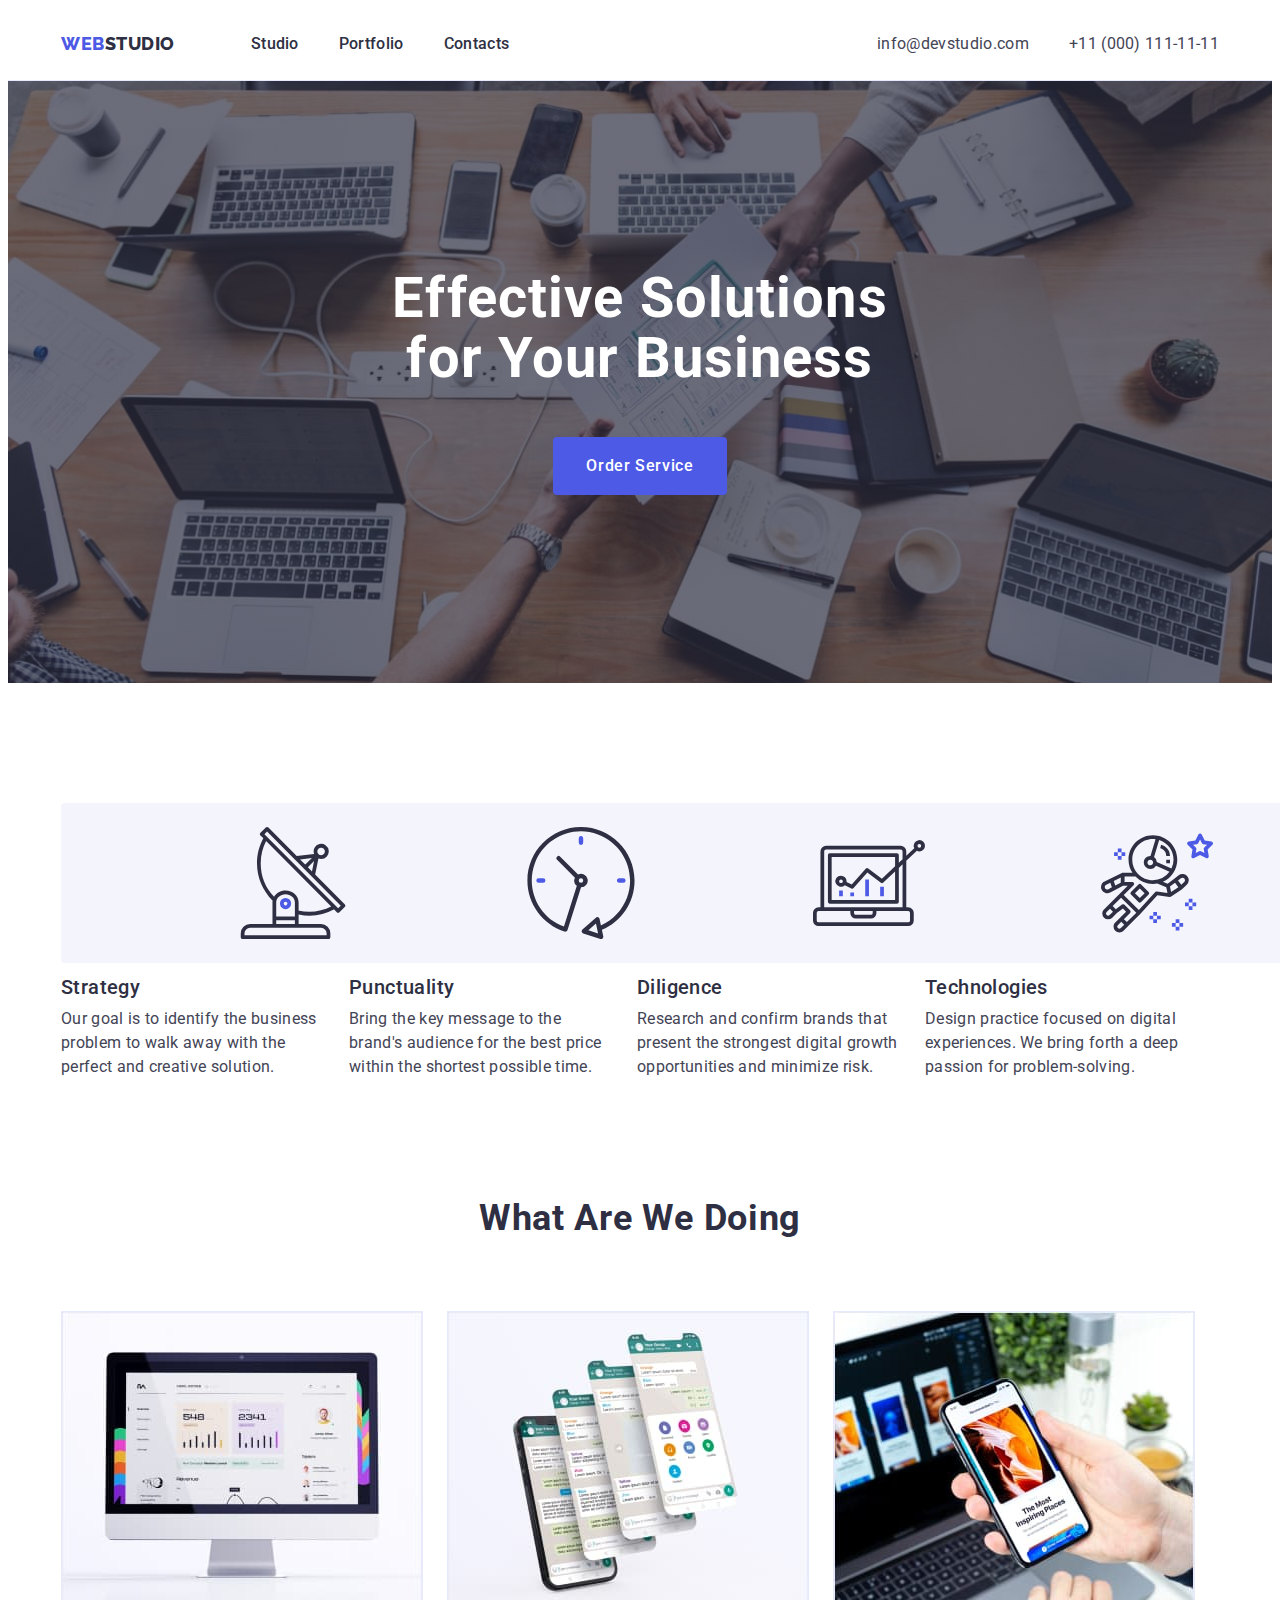
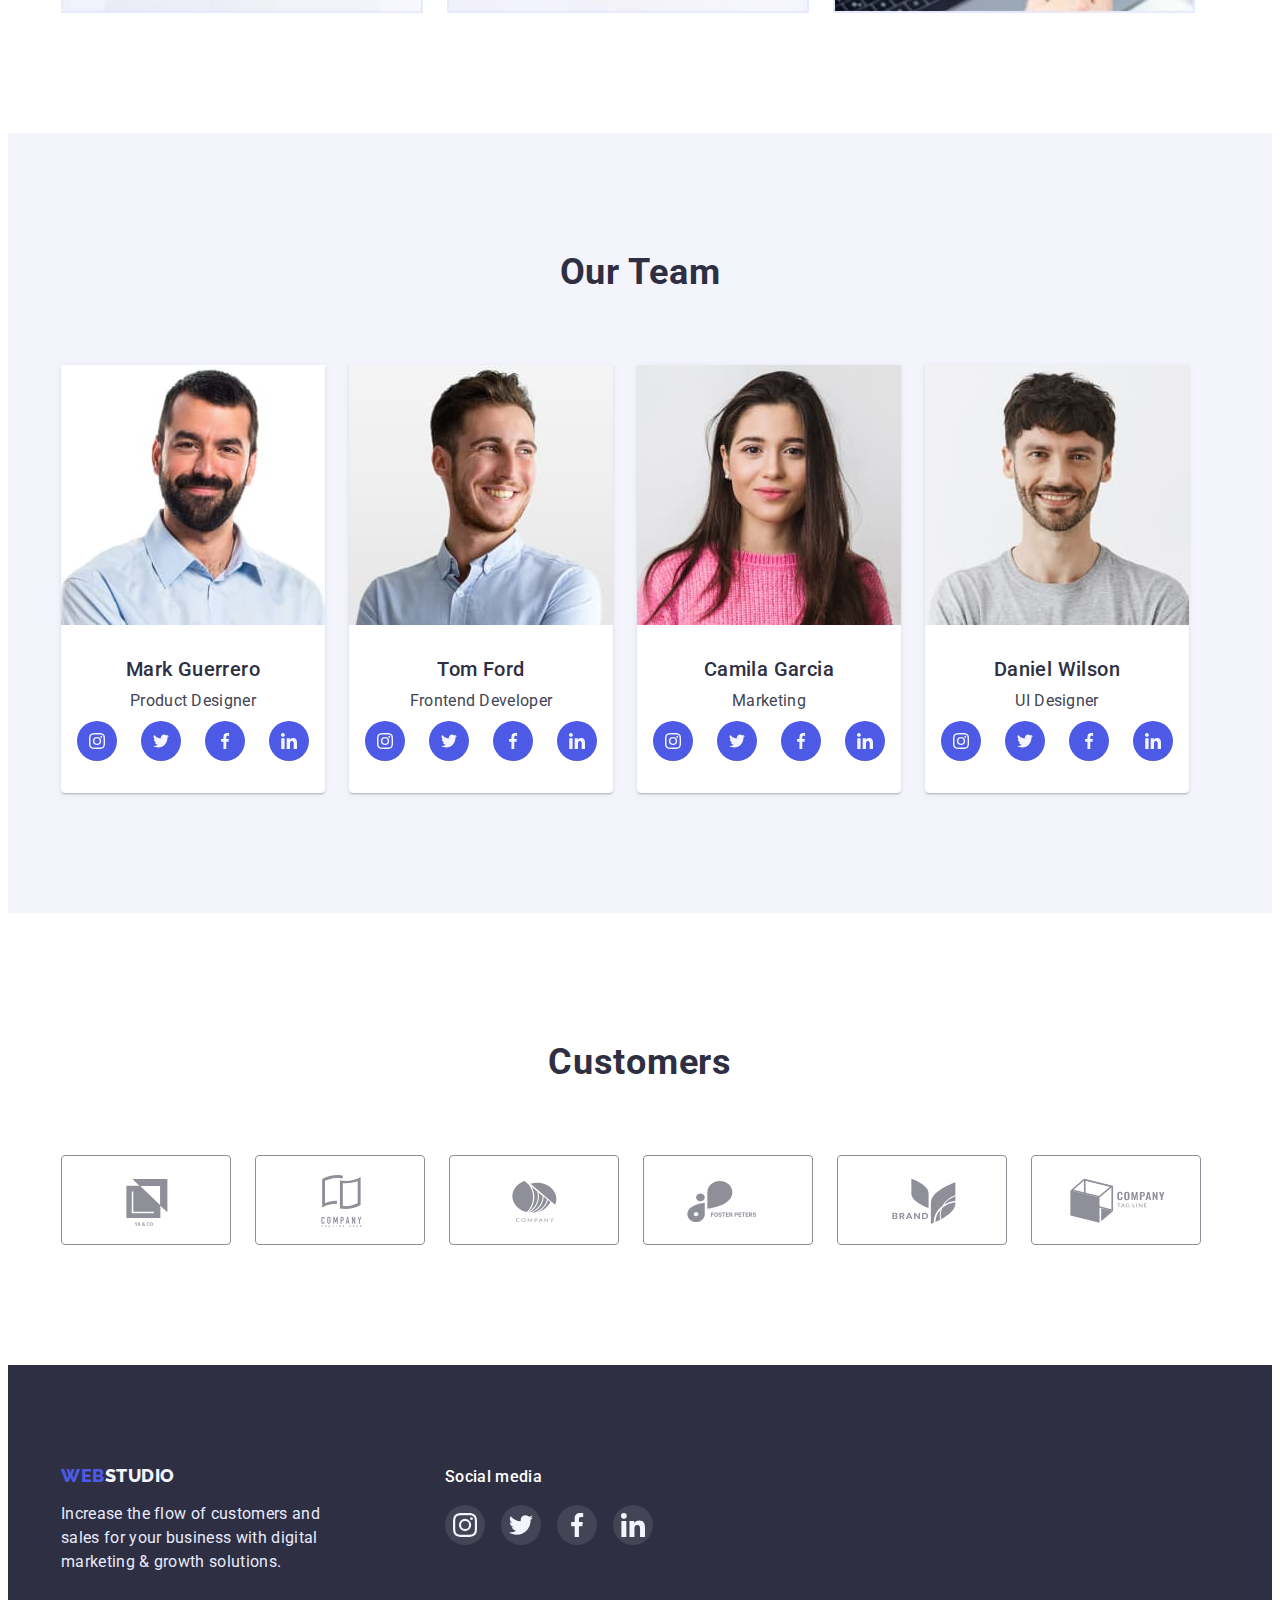
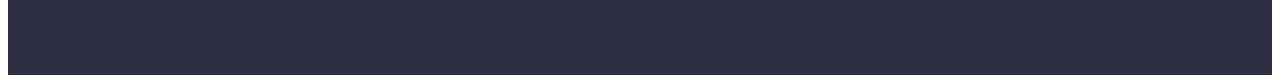
<file: index.html>
<!DOCTYPE html>
<html lang="en">
  <head>
    <meta charset="UTF-8" />
    <meta http-equiv="X-UA-Compatible" content="IE=edge" />
    <meta name="viewport" content="width=device-width, initial-scale=1.0" />
    <title>Studio</title>
    <link rel="preconnect" href="https://fonts.googleapis.com" />
    <link rel="preconnect" href="https://fonts.gstatic.com" crossorigin />
    <link
      href="https://fonts.googleapis.com/css2?family=Raleway:wght@800&family=Roboto:wght@400;500;700;900&display=swap"
      rel="stylesheet"
    />
    <link
      rel="stylesheet"
      href="https://cdnjs.cloudflare.com/ajax/libs/modern-normalize/1.1.0/modern-normalize.min.css"
      integrity="sha512-wpPYUAdjBVSE4KJnH1VR1HeZfpl1ub8YT/NKx4PuQ5NmX2tKuGu6U/JRp5y+Y8XG2tV+wKQpNHVUX03MfMFn9Q=="
      crossorigin="anonymous"
      referrerpolicy="no-referrer"
    />
    <link rel="stylesheet" href="./css/styles.css" />
  </head>
  <body>
    <!-- Шапка сторінки -->
    <header class="header">
      <div class="header-container container">
        <nav class="nav">
          <a href="./index.html" class="logo link"
            >Web<span class="studio">Studio</span></a
          >

          <ul class="nav-list list">
            <li class="item"><a href="./index.html" class="link">Studio</a></li>
            <li class="item">
              <a href="./portfolio.html" class="link">Portfolio</a>
            </li>
            <li class="item"><a href="" class="link">Contacts</a></li>
          </ul>
        </nav>

        <address class="contacts">
          <ul class="contacts-list list">
            <li class="item">
              <a href="mailto:info@devstudio.com" class="link"
                >info@devstudio.com</a
              >
            </li>
            <li class="item">
              <a href="tel:+110001111111" class="link">+11 (000) 111-11-11</a>
            </li>
          </ul>
        </address>
      </div>
    </header>
    <main>
      <!-- Герой -->
      <section class="hero">
        <div class="container">
          <h1 class="hero-title">Effective Solutions for Your Business</h1>
          <button type="button" class="hero-btn">Order Service</button>
        </div>
      </section>

      <!-- Функції -->
      <section class="section-features section">
        <div class="container">
          <h2 class="visually-hidden">Features</h2>
          <ul class="features-list list">
            <li class="item">
              <svg class="features-icon">
                <use href="./images/icons.svg#antenna"></use>
              </svg>
              <h3 class="list-title">Strategy</h3>
              <p class="list-text">
                Our goal is to identify the business problem to walk away with
                the perfect and creative solution.
              </p>
            </li>
            <li class="item">
              <svg class="features-icon">
                <use href="./images/icons.svg#clock"></use>
              </svg>
              <h3 class="list-title">Punctuality</h3>
              <p class="list-text">
                Bring the key message to the brand's audience for the best price
                within the shortest possible time.
              </p>
            </li>
            <li class="item">
              <svg class="features-icon">
                <use href="./images/icons.svg#diagram"></use>
              </svg>
              <h3 class="list-title">Diligence</h3>
              <p class="list-text">
                Research and confirm brands that present the strongest digital
                growth opportunities and minimize risk.
              </p>
            </li>
            <li class="item">
              <svg class="features-icon">
                <use href="./images/icons.svg#astronaut"></use>
              </svg>
              <h3 class="list-title">Technologies</h3>
              <p class="list-text">
                Design practice focused on digital experiences. We bring forth a
                deep passion for problem-solving.
              </p>
            </li>
          </ul>
        </div>
      </section>

      <!-- Що ми робимо -->
      <section class="our-specialty section">
        <div class="container">
          <h2 class="section-title">What are we doing</h2>
          <ul class="our-specialty-list list">
            <li class="item">
              <img src="./images/img-pc.jpg" alt="pc" width="360" class="img" />
            </li>
            <li class="item">
              <img
                src="./images/img-phone.jpg"
                alt="phone"
                width="360"
                class="img"
              />
            </li>
            <li class="item">
              <img
                src="./images/img-notebook.jpg"
                alt="notebook"
                width="360"
                class="img"
              />
            </li>
          </ul>
        </div>
      </section>

      <!-- Наша команда -->
      <section class="team section">
        <div class="container">
          <h2 class="section-title">Our Team</h2>
          <ul class="team-list list">
            <li class="team-list-item">
              <img
                src="./images/mark.jpg"
                alt="Employee"
                width="264"
                class="img"
              />
              <div class="card-container">
                <h3 class="list-title">Mark Guerrero</h3>
                <p class="list-text">Product Designer</p>
                <ul class="list team-media-list">
                  <li>
                    <a href="" class="link team-link">
                      <svg class="team-link-icon">
                        <use href="./images/icons.svg#instagram"></use>
                      </svg>
                    </a>
                  </li>
                  <li>
                    <a href="" class="link team-link">
                      <svg class="team-link-icon">
                        <use href="./images/icons.svg#twitter"></use>
                      </svg>
                    </a>
                  </li>
                  <li>
                    <a href="" class="link team-link">
                      <svg class="team-link-icon">
                        <use href="./images/icons.svg#facebook"></use>
                      </svg>
                    </a>
                  </li>
                  <li>
                    <a href="" class="link team-link">
                      <svg class="team-link-icon">
                        <use href="./images/icons.svg#linkedin"></use>
                      </svg>
                    </a>
                  </li>
                </ul>
              </div>
            </li>
            <li class="team-list-item">
              <img
                src="./images/tom.jpg"
                alt="Employee"
                width="264"
                class="img"
              />
              <div class="card-container">
                <h3 class="list-title">Tom Ford</h3>
                <p class="list-text">Frontend Developer</p>
                <ul class="list team-media-list">
                  <li>
                    <a href="" class="link team-link">
                      <svg class="team-link-icon">
                        <use href="./images/icons.svg#instagram"></use>
                      </svg>
                    </a>
                  </li>
                  <li>
                    <a href="" class="link team-link">
                      <svg class="team-link-icon">
                        <use href="./images/icons.svg#twitter"></use>
                      </svg>
                    </a>
                  </li>
                  <li>
                    <a href="" class="link team-link">
                      <svg class="team-link-icon">
                        <use href="./images/icons.svg#facebook"></use>
                      </svg>
                    </a>
                  </li>
                  <li>
                    <a href="" class="link team-link">
                      <svg class="team-link-icon">
                        <use href="./images/icons.svg#linkedin"></use>
                      </svg>
                    </a>
                  </li>
                </ul>
              </div>
            </li>
            <li class="team-list-item">
              <img
                src="./images/camila.jpg"
                alt="Employee"
                width="264"
                class="img"
              />
              <div class="card-container">
                <h3 class="list-title">Camila Garcia</h3>
                <p class="list-text">Marketing</p>
                <ul class="list team-media-list">
                  <li>
                    <a href="" class="link team-link">
                      <svg class="team-link-icon">
                        <use href="./images/icons.svg#instagram"></use>
                      </svg>
                    </a>
                  </li>
                  <li>
                    <a href="" class="link team-link">
                      <svg class="team-link-icon">
                        <use href="./images/icons.svg#twitter"></use>
                      </svg>
                    </a>
                  </li>
                  <li>
                    <a href="" class="link team-link">
                      <svg class="team-link-icon">
                        <use href="./images/icons.svg#facebook"></use>
                      </svg>
                    </a>
                  </li>
                  <li>
                    <a href="" class="link team-link">
                      <svg class="team-link-icon">
                        <use href="./images/icons.svg#linkedin"></use>
                      </svg>
                    </a>
                  </li>
                </ul>
              </div>
            </li>
            <li class="team-list-item">
              <img
                src="./images/daniel.jpg"
                alt="Employee"
                width="264"
                class="img"
              />
              <div class="card-container">
                <h3 class="list-title">Daniel Wilson</h3>
                <p class="list-text">UI Designer</p>
                <ul class="list team-media-list">
                  <li>
                    <a href="" class="link team-link">
                      <svg class="team-link-icon">
                        <use href="./images/icons.svg#instagram"></use>
                      </svg>
                    </a>
                  </li>
                  <li>
                    <a href="" class="link team-link">
                      <svg class="team-link-icon">
                        <use href="./images/icons.svg#twitter"></use>
                      </svg>
                    </a>
                  </li>
                  <li>
                    <a href="" class="link team-link">
                      <svg class="team-link-icon">
                        <use href="./images/icons.svg#facebook"></use>
                      </svg>
                    </a>
                  </li>
                  <li>
                    <a href="" class="link team-link">
                      <svg class="team-link-icon">
                        <use href="./images/icons.svg#linkedin"></use>
                      </svg>
                    </a>
                  </li>
                </ul>
              </div>
            </li>
          </ul>
        </div>
      </section>

      <!-- Клієнти -->
      <section class="customers section">
        <div class="container">
          <h2 class="section-title">Customers</h2>
          <ul class="customers-list list">
            <li class="item">
              <a href="" class="customers-link link"
                ><svg class="customers-icon">
                  <use href="./images/icons.svg#client-2"></use>
                </svg>
              </a>
            </li>
            <li class="item">
              <a href="" class="customers-link link"
                ><svg class="customers-icon">
                  <use href="./images/icons.svg#client-1"></use>
                </svg>
              </a>
            </li>
            <li class="item">
              <a href="" class="customers-link link"
                ><svg class="customers-icon">
                  <use href="./images/icons.svg#client-6"></use>
                </svg>
              </a>
            </li>
            <li class="item">
              <a href="" class="customers-link link"
                ><svg class="customers-icon">
                  <use href="./images/icons.svg#client-5"></use>
                </svg>
              </a>
            </li>
            <li class="item">
              <a href="" class="customers-link link"
                ><svg class="customers-icon">
                  <use href="./images/icons.svg#client-4"></use>
                </svg>
              </a>
            </li>
            <li class="item">
              <a href="" class="customers-link link"
                ><svg class="customers-icon">
                  <use href="./images/icons.svg#client-3"></use>
                </svg>
              </a>
            </li>
          </ul>
        </div>
      </section>
    </main>
    <!-- Підвал сторінки -->
    <footer class="footer">
      <div class="footer-wrap container">
        <div class="footer-logo">
          <a href="./index.html" class="logo link"
            >Web<span class="studio-foot">Studio</span></a
          >
          <p class="footer-text">
            Increase the flow of customers and sales for your business with
            digital marketing & growth solutions.
          </p>
        </div>
        <div class="footer-media">
          <h2 class="media-title">Social media</h2>
          <ul class="footer-media-list list">
            <li>
              <a href="" class="footer-media-link link">
                <svg class="footer-icon">
                  <use href="./images/icons.svg#instagram"></use>
                </svg>
              </a>
            </li>
            <li>
              <a href="" class="footer-media-link link">
                <svg class="footer-icon">
                  <use href="./images/icons.svg#twitter"></use>
                </svg>
              </a>
            </li>
            <li>
              <a href="" class="footer-media-link link">
                <svg class="footer-icon">
                  <use href="./images/icons.svg#facebook"></use>
                </svg>
              </a>
            </li>
            <li>
              <a href="" class="footer-media-link link">
                <svg class="footer-icon">
                  <use href="./images/icons.svg#linkedin"></use>
                </svg>
              </a>
            </li>
          </ul>
        </div>
      </div>
    </footer>
  </body>
</html>
</file>
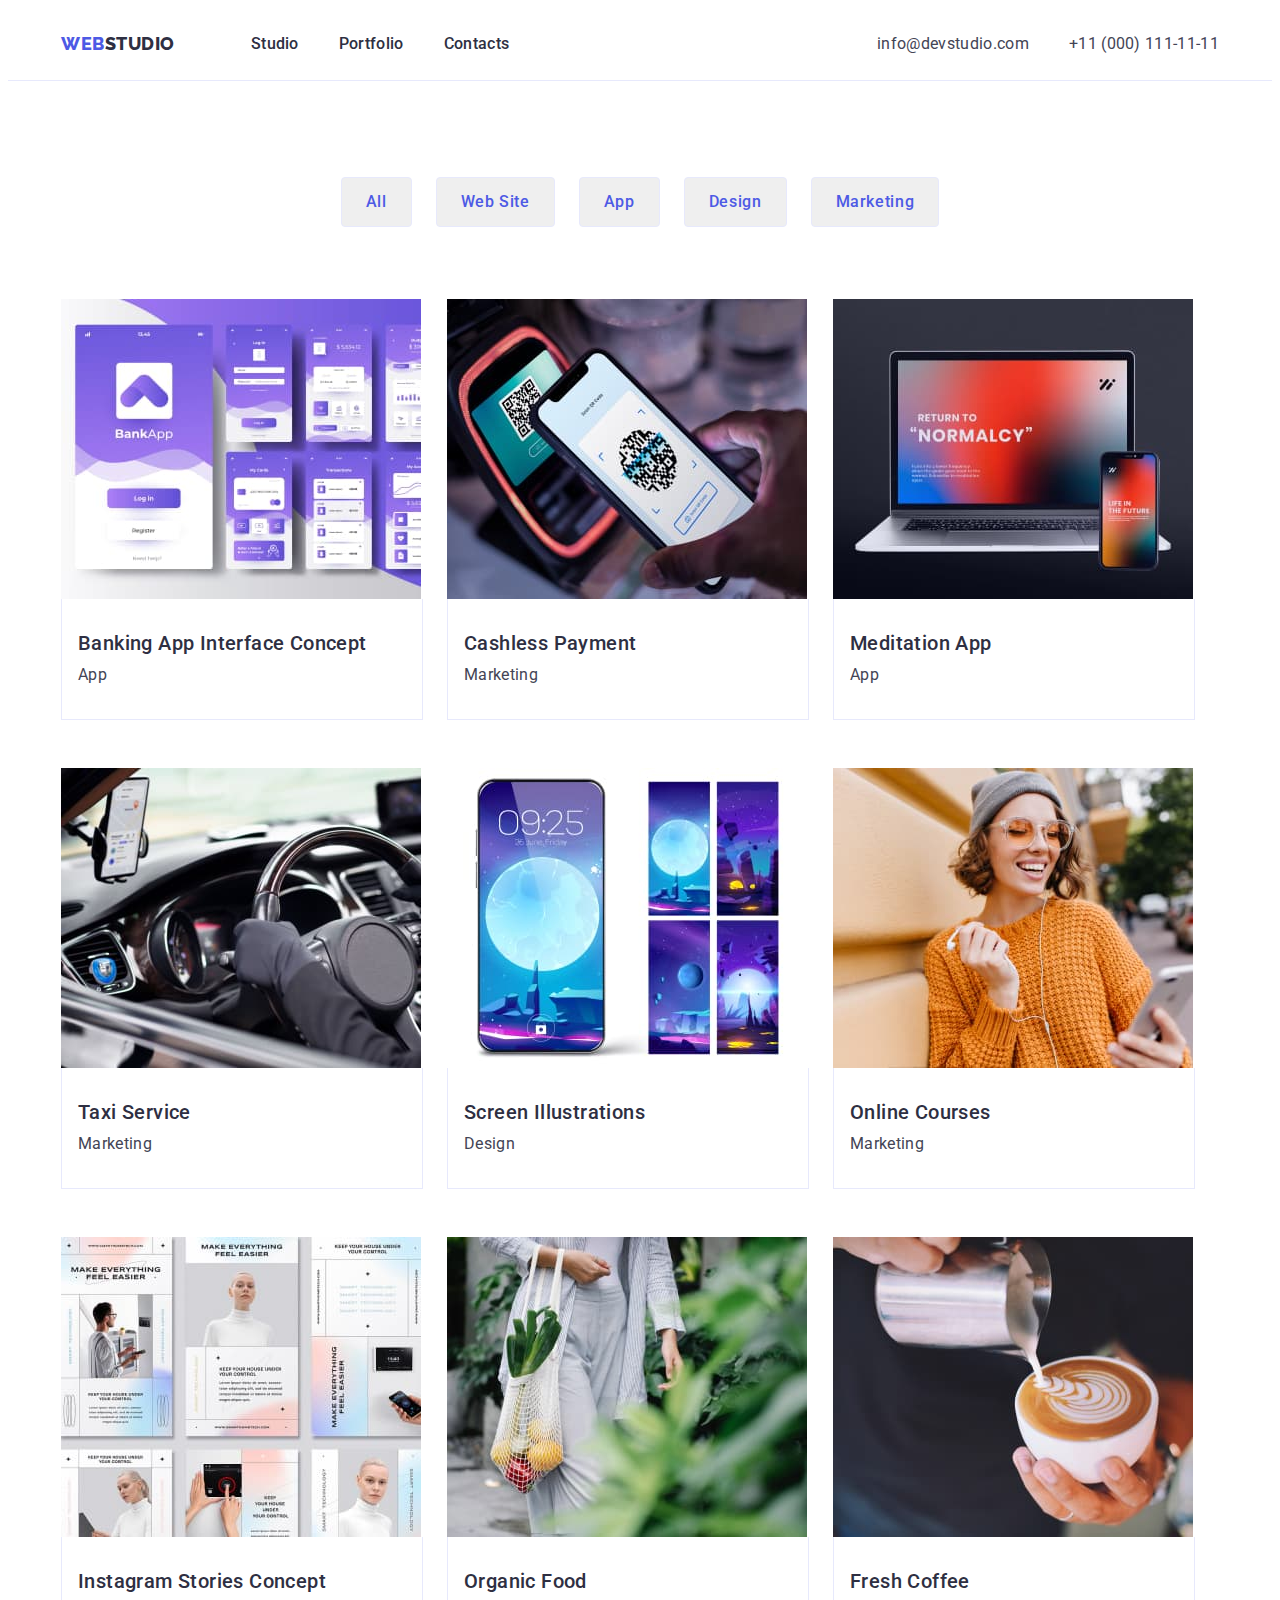
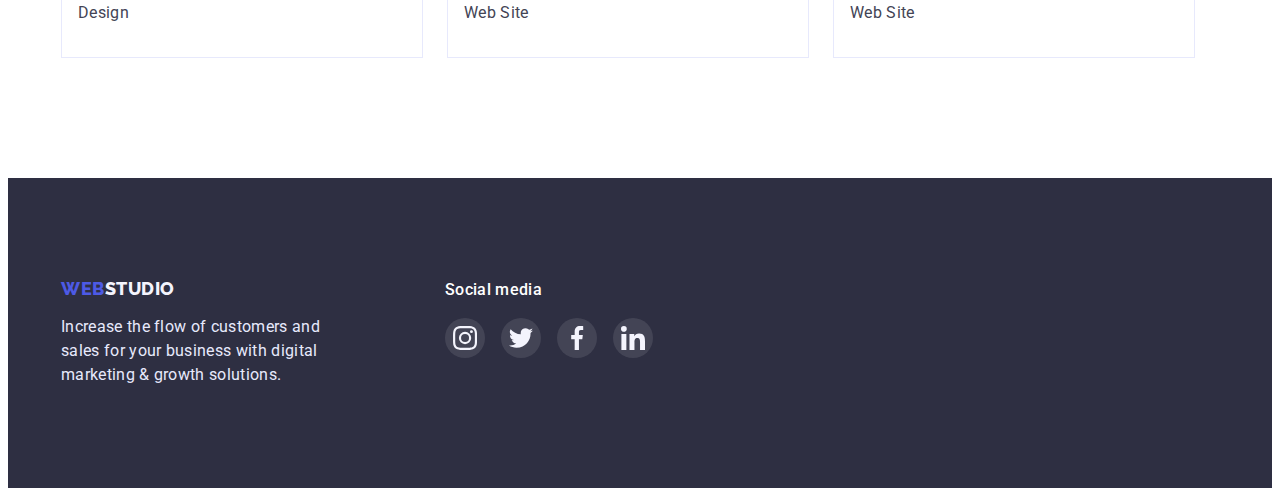
<file: portfolio.html>
<!DOCTYPE html>
<html lang="en">
  <head>
    <meta charset="UTF-8" />
    <meta http-equiv="X-UA-Compatible" content="IE=edge" />
    <meta name="viewport" content="width=device-width, initial-scale=1.0" />
    <title>Portfolio</title>
    <link rel="preconnect" href="https://fonts.googleapis.com" />
    <link rel="preconnect" href="https://fonts.gstatic.com" crossorigin />
    <link
      href="https://fonts.googleapis.com/css2?family=Raleway:wght@800&family=Roboto:wght@400;500;700;900&display=swap"
      rel="stylesheet"
    />
    <link
      rel="stylesheet"
      href="https://cdnjs.cloudflare.com/ajax/libs/modern-normalize/1.1.0/modern-normalize.min.css"
      integrity="sha512-wpPYUAdjBVSE4KJnH1VR1HeZfpl1ub8YT/NKx4PuQ5NmX2tKuGu6U/JRp5y+Y8XG2tV+wKQpNHVUX03MfMFn9Q=="
      crossorigin="anonymous"
      referrerpolicy="no-referrer"
    />
    <link rel="stylesheet" href="./css/styles.css" />
  </head>
  <body>
    <!-- Шапка сторінки -->
    <header class="header">
      <div class="header-container container">
        <nav class="nav">
          <a href="./index.html" class="logo link"
            >Web<span class="studio">Studio</span></a
          >

          <ul class="nav-list list">
            <li class="item"><a href="./index.html" class="link">Studio</a></li>
            <li class="item">
              <a href="./portfolio.html" class="link">Portfolio</a>
            </li>
            <li class="item"><a href="" class="link">Contacts</a></li>
          </ul>
        </nav>

        <address class="contacts">
          <ul class="contacts-list list">
            <li class="item">
              <a href="mailto:info@devstudio.com" class="link"
                >info@devstudio.com</a
              >
            </li>
            <li class="item">
              <a href="tel:+110001111111" class="link">+11 (000) 111-11-11</a>
            </li>
          </ul>
        </address>
      </div>
    </header>
    <!-- Main content -->
    <main>
      <section class="portfolio">
        <div class="container">
          <h1 class="visually-hidden">Our works</h1>
          <ul class="filters-list list">
            <li class="item">
              <button type="button" class="btn-filter">All</button>
            </li>
            <li class="item">
              <button type="button" class="btn-filter">Web Site</button>
            </li>
            <li class="item">
              <button type="button" class="btn-filter">App</button>
            </li>
            <li class="item">
              <button type="button" class="btn-filter">Design</button>
            </li>
            <li class="item">
              <button type="button" class="btn-filter">Marketing</button>
            </li>
          </ul>
          <ul class="portfolio-gallery list">
            <li class="portfolio-card">
              <a href="" class="link">
                <img
                  src="./images/img-8.jpg"
                  alt="Picture of the project"
                  width="360"
                  height="300"
                />
                <div class="card-container">
                  <h2 class="list-title">Banking App Interface Concept</h2>
                  <p class="link-text">App</p>
                </div>
              </a>
            </li>
            <li class="portfolio-card">
              <a href="" class="link">
                <img
                  src="./images/img-7.jpg"
                  alt="Picture of the project"
                  width="360"
                  height="300"
                />
                <div class="card-container">
                  <h2 class="list-title">Cashless Payment</h2>
                  <p class="link-text">Marketing</p>
                </div>
              </a>
            </li>
            <li class="portfolio-card">
              <a href="" class="link">
                <img
                  src="./images/img-6.jpg"
                  alt="Picture of the project"
                  width="360"
                  height="300"
                />
                <div class="card-container">
                  <h2 class="list-title">Meditation App</h2>
                  <p class="link-text">App</p>
                </div>
              </a>
            </li>
            <li class="portfolio-card">
              <a href="" class="link">
                <img
                  src="./images/img-5.jpg"
                  alt="Picture of the project"
                  width="360"
                  height="300"
                />
                <div class="card-container">
                  <h2 class="list-title">Taxi Service</h2>
                  <p class="link-text">Marketing</p>
                </div>
              </a>
            </li>
            <li class="portfolio-card">
              <a href="" class="link">
                <img
                  src="./images/img-4.jpg"
                  alt="Picture of the project"
                  width="360"
                  height="300"
                />
                <div class="card-container">
                  <h2 class="list-title">Screen Illustrations</h2>
                  <p class="link-text">Design</p>
                </div>
              </a>
            </li>
            <li class="portfolio-card">
              <a href="" class="link">
                <img
                  src="./images/img-3.jpg"
                  alt="Picture of the project"
                  width="360"
                  height="300"
                />
                <div class="card-container">
                  <h2 class="list-title">Online Courses</h2>
                  <p class="link-text">Marketing</p>
                </div>
              </a>
            </li>
            <li class="portfolio-card">
              <a href="" class="link">
                <img
                  src="./images/img-2.jpg"
                  alt="Picture of the project"
                  width="360"
                  height="300"
                />
                <div class="card-container">
                  <h2 class="list-title">Instagram Stories Concept</h2>
                  <p class="link-text">Design</p>
                </div>
              </a>
            </li>
            <li class="portfolio-card">
              <a href="" class="link">
                <img
                  src="./images/img-1.jpg"
                  alt="Picture of the project"
                  width="360"
                  height="300"
                />
                <div class="card-container">
                  <h2 class="list-title">Organic Food</h2>
                  <p class="link-text">Web Site</p>
                </div>
              </a>
            </li>
            <li class="portfolio-card">
              <a href="" class="link">
                <img
                  src="./images/img.jpg"
                  alt="Picture of the project"
                  width="360"
                  height="300"
                />
                <div class="card-container">
                  <h2 class="list-title">Fresh Coffee</h2>
                  <p class="link-text">Web Site</p>
                </div>
              </a>
            </li>
          </ul>
        </div>
      </section>
    </main>
    <!-- Підвал сторінки -->
    <footer class="footer">
      <div class="footer-wrap container">
        <div class="footer-logo">
          <a href="./index.html" class="logo link"
            >Web<span class="studio-foot">Studio</span></a
          >
          <p class="footer-text">
            Increase the flow of customers and sales for your business with
            digital marketing & growth solutions.
          </p>
        </div>
        <div class="footer-media">
          <h2 class="media-title">Social media</h2>
          <ul class="footer-media-list list">
            <li>
              <a href="" class="footer-media-link link">
                <svg class="footer-icon">
                  <use href="./images/icons.svg#instagram"></use>
                </svg>
              </a>
            </li>
            <li>
              <a href="" class="footer-media-link link">
                <svg class="footer-icon">
                  <use href="./images/icons.svg#twitter"></use>
                </svg>
              </a>
            </li>
            <li>
              <a href="" class="footer-media-link link">
                <svg class="footer-icon">
                  <use href="./images/icons.svg#facebook"></use>
                </svg>
              </a>
            </li>
            <li>
              <a href="" class="footer-media-link link">
                <svg class="footer-icon">
                  <use href="./images/icons.svg#linkedin"></use>
                </svg>
              </a>
            </li>
          </ul>
        </div>
      </div>
    </footer>
  </body>
</html>
</file>
<file: css/styles.css>
:root {
  --primary-text-color: #434455;
  --item-text-color: #2e2f42;
  --logo-color-iris: #4d5ae5;
  --button-color-ocean: #404bbf;
  --white: #ffffff;
  --accent-color: #e7e9fc;
  --logo-color-cloud: #f4f4fd;
  --color-icon-client: #8e8f99;
}
/* /* Кольорова гама */
/* основний колір тексту - #434455 */
/* колір заголовків - #2E2F42 */
/* колір лого - #4D5AE5 */
/* колір панелі кнопок портфоліо - #404BBF */
/* колір іконки клієнтів - #8e8f99 */
body {
  font-family: "Roboto", sans-serif;
  color: var(--primary-text-color);
}

h1,
h2,
h3,
p {
  margin: 0;
}

img {
  display: block;
}

.list {
  padding: 0;
  margin: 0;
  list-style: none;
}

.container {
  margin: 0 auto;
  padding: 0 15px;
  width: 1158px;
}

.section {
  padding-top: 120px;
  padding-bottom: 120px;
}

.link {
  text-decoration: none;
}

.section-title {
  font-size: 36px;
  line-height: 1.11;
  margin-bottom: 72px;
  color: var(--item-text-color);
  text-align: center;
  letter-spacing: 0.02em;
  text-transform: capitalize;
}

/* ---------------------------------header-------------------------- */
.header {
  border-bottom: 1px solid var(--accent-color);
}

.header-container {
  display: flex;
  align-items: center;
}

.logo {
  font-family: "Raleway", sans-serif;
  font-weight: 800;
  font-size: 18px;
  line-height: 1.17;
  align-items: center;
  letter-spacing: 0.03em;
  text-transform: uppercase;
  color: var(--logo-color-iris);
}

.studio {
  color: var(--item-text-color);
}

.nav {
  display: flex;
}

.nav .logo {
  display: flex;
}

.nav-list {
  display: flex;
  margin-left: 76px;
}

.nav-list .item + .item {
  margin-left: 40px;
}

.nav-list .link {
  display: block;
  padding-top: 24px;
  padding-bottom: 24px;
}

.nav-list a {
  color: var(--item-text-color);
  font-weight: 500;
  font-size: 16px;
  line-height: 1.5;
  letter-spacing: 0.02em;
}

.nav-list a:hover,
.nav-list a:focus {
  color: var(--button-color-ocean);
}

.contacts {
  display: flex;
  margin-left: auto;
  font-style: normal;
}

.contacts-list {
  display: flex;
}

.contacts-list .link {
  display: block;
  padding-top: 24px;
  padding-bottom: 24px;
}

.contacts-list .item + .item {
  margin-left: 40px;
}

.contacts a {
  font-size: 16px;
  line-height: 1.5;
  color: var(--primary-text-color);
  letter-spacing: 0.02em;
}

.contacts a:hover,
.contacts a:focus {
  color: var(--button-color-ocean);
}

/* -------------------------------Hero--------------------------------- */
.hero {
  text-align: center;
  padding-top: 188px;
  padding-bottom: 188px;

  background-image: linear-gradient(
      to right,
      rgba(46, 47, 66, 0.7),
      rgba(46, 47, 66, 0.7)
    ),
    url(../images/hero-img.jpg);
  background-repeat: no-repeat;
  background-size: cover;
  background-position: center;
  margin: 0 auto;
  max-width: 1440px;
  background-color: var(--item-text-color);
}

.hero-title {
  margin-bottom: 48px;
  margin-left: auto;
  margin-right: auto;
  min-height: 120px;
  width: 496px;
  font-size: 56px;
  line-height: 1.07;
  letter-spacing: 0.02em;
  color: var(--white);
}

.hero-btn {
  font-family: "Roboto", sans-serif;
  font-style: normal;
  font-weight: 500;
  font-size: 16px;
  line-height: 1.5;
  min-width: 169px;
  padding: 16px 32px;
  align-items: center;
  letter-spacing: 0.04em;
  color: var(--white);
  background-color: var(--logo-color-iris);
  border: 1px solid transparent;
  border-radius: 4px;
  cursor: pointer;
}

.hero-btn:hover,
.hero-btn:focus {
  background-color: var(--button-color-ocean);
}

/* -------------------------Sections------------------------------ */
.list-title {
  font-weight: 500;
  font-size: 20px;
  line-height: 1.2;
  margin-bottom: 8px;
  letter-spacing: 0.02em;
  color: var(--item-text-color);
}
/* -------------------------Feature-------------------------- */
.features-list {
  display: flex;
  gap: 24px;
}

.features-list .item {
  width: 264px;
}

.features-icon {
  width: 264px;
  height: 112px;
  padding: 24px 100px;
  margin-bottom: 8px;
  background: var(--logo-color-cloud);
  border-radius: 4px;
}

/* -------------------------What are we doing------------------------ */
.our-specialty.section {
  padding-top: 0;
}

.our-specialty-list {
  display: flex;
}

.our-specialty-list .item + .item {
  margin-left: 24px;
}

.our-specialty-list .img {
  border: 1px solid var(--accent-color);
}

.list-text {
  font-size: 16px;
  line-height: 1.5;
  letter-spacing: 0.02em;
}
/* ---------------------------Sections Team----------------------------- */
.team {
  text-align: center;
  background-color: var(--logo-color-cloud);
}

.team-list {
  display: flex;
  gap: 24px;
}

.team-list-item {
  border-radius: 0px 0px 4px 4px;
  box-shadow: 0px 1px 6px rgba(46, 47, 66, 0.08),
    0px 1px 1px rgba(46, 47, 66, 0.16), 0px 2px 1px rgba(46, 47, 66, 0.08);
  background-color: var(--white);
}

.card-container {
  padding-top: 32px;
  padding-bottom: 32px;
  padding-left: 16px;
  padding-right: 16px;
}

.team-media-list {
  display: flex;
  margin-top: 8px;
  gap: 24px;
}

.team-link-icon {
  width: 16px;
  height: 16px;
}

.team-link {
  display: flex;
  justify-content: center;
  align-items: center;
  width: 40px;
  height: 40px;
  background-color: var(--logo-color-iris);
  border-radius: 50%;
}

.team-link:hover,
.team-link:focus {
  background-color: var(--button-color-ocean);
}
/* -----------------------------Section Customers---------------------------- */
.customers {
  padding-top: 130px;
}

.customers-list {
  display: flex;
  gap: 24px;
}

.customers-link {
  display: flex;
  justify-content: center;
  align-items: center;
  border: 1px solid var(--color-icon-client);
  color: var(--color-icon-client);
  border-radius: 4px;
  width: 168px;
  height: 88px;
}

.customers-icon {
  fill: currentColor;
  width: 104px;
  height: 56px;
}

.customers-link:hover,
.customers-link:focus {
  border-color: var(--button-color-ocean);
  color: var(--button-color-ocean);
}

/* -----------------------------Page Portfolio---------------------------- */
.visually-hidden {
  position: absolute;
  width: 1px;
  height: 1px;
  margin: -1px;
  border: 0;
  padding: 0;
  white-space: nowrap;
  clip-path: inset(100%);
  clip: rect(0 0 0 0);
  overflow: hidden;
}

.portfolio {
  padding-top: 96px;
  padding-bottom: 120px;
}

.filters-list {
  display: flex;
  justify-content: center;
}

.filters-list .item + .item {
  margin-left: 24px;
}

.btn-filter {
  font-family: "Roboto", sans-serif;
  font-style: normal;
  font-weight: 500;
  font-size: 16px;
  line-height: 1.5;
  align-items: center;
  text-align: center;
  padding: 12px 24px;
  border: 1px solid var(--accent-color);
  border-radius: 4px;
  letter-spacing: 0.04em;
  color: var(--logo-color-iris);
  cursor: pointer;
}

.btn-filter:hover,
.btn-filter:focus {
  background-color: var(--button-color-ocean);
  color: var(--white);
  border: transparent;
  box-shadow: 0px 3px 1px rgba(0, 0, 0, 0.1), 0px 2px 1px rgba(0, 0, 0, 0.08),
    0px 2px 2px rgba(0, 0, 0, 0.12);
}

.portfolio-gallery {
  display: flex;
  flex-wrap: wrap;
  margin-top: 72px;
}

.portfolio-card {
  flex-basis: calc(100% / 3 - 24px);
  margin-right: 24px;
  margin-bottom: 48px;
}

.portfolio-card:hover {
  box-shadow: 0px 1px 6px rgba(46, 47, 66, 0.08),
    0px 1px 1px rgba(46, 47, 66, 0.16), 0px 2px 1px rgba(46, 47, 66, 0.08);
}

.portfolio-card:nth-child(3n) {
  margin-right: 0;
}

.portfolio-card:nth-child(n + 7) {
  margin-bottom: 0;
}

.portfolio-card .card-container {
  border-left: 1px solid var(--accent-color);
  border-bottom: 1px solid var(--accent-color);
  border-right: 1px solid var(--accent-color);
}

.link-text {
  font-size: 16px;
  line-height: 1.5;
  letter-spacing: 0.02em;
  color: var(--primary-text-color);
}

/* ---------------------------------Footer--------------------------- */
.studio-foot {
  color: var(--logo-color-cloud);
}

.footer {
  padding-top: 100px;
  padding-bottom: 100px;
  background-color: var(--item-text-color);
}

.footer-wrap {
  display: flex;
}

.footer-logo {
  margin-right: 120px;
  width: 264px;
  min-height: 110px;
}

.footer-text {
  margin-top: 16px;
  color: var(--accent-color);
  font-size: 16px;
  line-height: 1.5;
  letter-spacing: 0.02em;
}

.footer-media-list {
  display: flex;
  margin-top: 16px;
  gap: 16px;
}

.media-title {
  font-weight: 500;
  font-size: 16px;
  line-height: 1.5;
  letter-spacing: 0.02em;
  color: var(--white);
}

.footer-media-link {
  display: flex;
  justify-content: center;
  align-items: center;
  width: 40px;
  height: 40px;
  background-color: rgba(255, 255, 255, 0.1);
  border-radius: 50%;
}

.footer-media-link:hover,
.footer-media-link:focus {
  background-color: #31d0aa;
}

.footer-icon {
  width: 24px;
  height: 24px;
}
</file>
